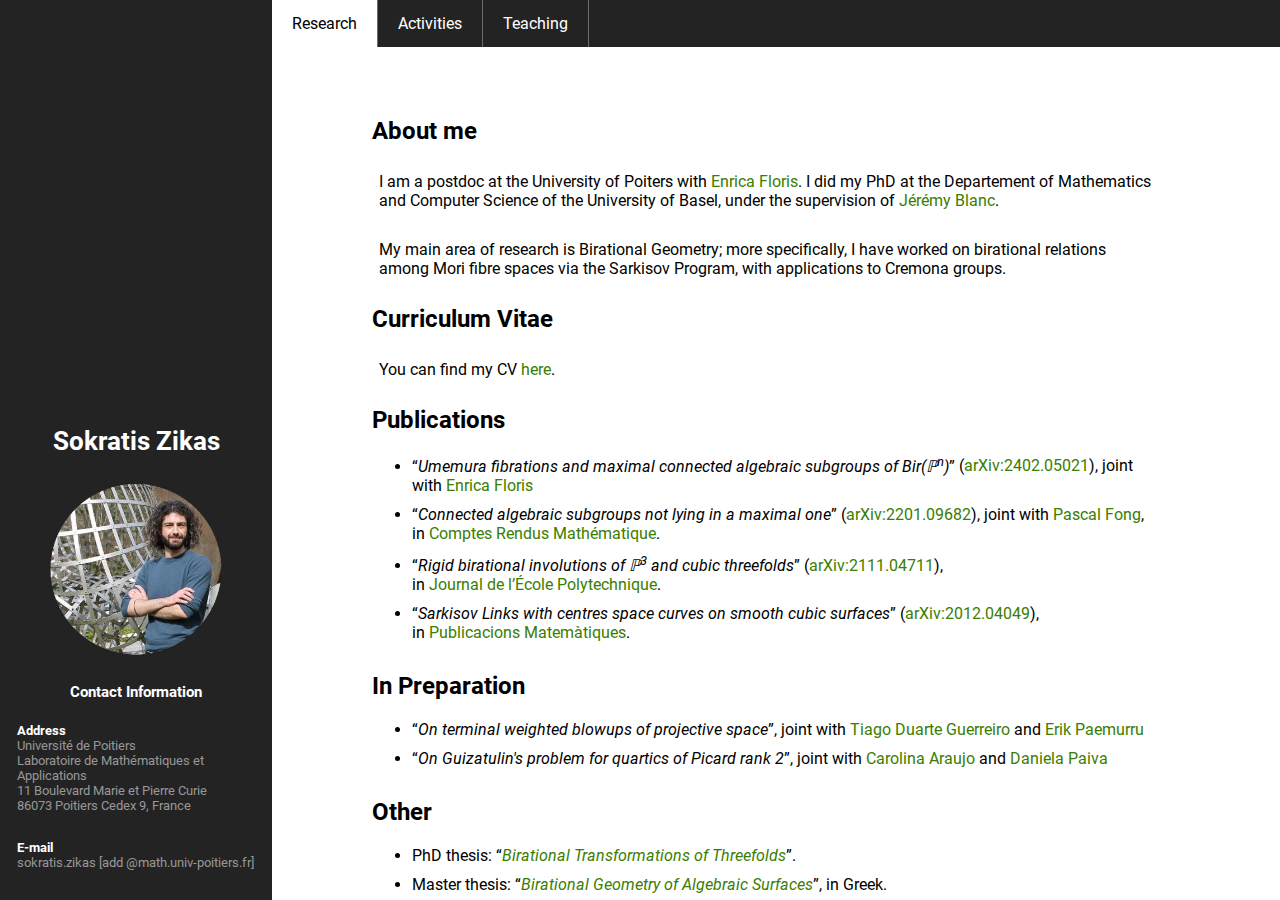
<file: index.htm>
<!DOCTYPE html>
<html lang="en">

<head>

<link rel="stylesheet" href="style.css">

<title> Sokratis Zikas </title>
<meta charset="UTF-8">
<meta name="viewport" content="width=device-width, initial-scale=1">
<link rel="stylesheet" href="style.css">

<meta property="og:url" content="https://algebra.dmi.unibas.ch/zikas/" />
<meta property="og:image" content="https://algebra.dmi.unibas.ch/zikas/web_1.jpg" />
<meta name="description" content="Sokratis Zikas' homepage"/>
<meta name="Keywords" content="Sokratis Zikas, Σωκρατης Ζηκας, mathematics, math"/>

</head>

<body onload="lastModifiedDate()">


<div class="flexcontainer">
	<div class="columns">
	<div style="display: inline-block; align-self: flex-end;">

		<div align="center">
		<h1 style="color:white;" >Sokratis Zikas</h1>

		<p><img src="OW.jpg" width="180px" title="That's a decent picture of me" /></p>

		<h3 style="color:white">Contact Information</h3>
		</div>

		<p>
		<strong style="color:white">Address</strong><br/>
		Université de Poitiers<br />
		Laboratoire de Mathématiques et Applications<br />
		11 Boulevard Marie et Pierre Curie<br />
		86073 Poitiers Cedex 9, France
		</p>

		<p>
		<strong style="color:white">E-mail</strong><br />
		sokratis.zikas [add @math.univ-poitiers.fr]
		</p>
	</div>
	</div>


	<div class="columns">



		<div class="navbar">
			<a class="active" href="index.html" >Research</a>
			<a href="activities.html">Activities</a>
			<a href="teaching.html">Teaching</a>
		</div>

		<div class="mainContent">

			<h2>About me</h2>
			<p>
			I am a postdoc at the University of Poiters with <a href="http://www-math.sp2mi.univ-poitiers.fr/~efloris" target="_blank">Enrica Floris</a>.
			I did my PhD at the Departement of Mathematics and Computer Science of the
			University of Basel, under the supervision
			of <a href="https://algebra.dmi.unibas.ch/blanc/" target="_blank">Jérémy Blanc</a>.
			</p>
			<p>
			My main area of research is Birational Geometry;
			more specifically, I have worked on birational relations
			among Mori fibre spaces via the Sarkisov Program,
			with applications to Cremona groups.
			</p>

			<h2>Curriculum Vitae</h2>
			<p>
			You can find my CV <a href="CV.pdf"  target="_blank">here</a>.
			</p>

			<h2>Publications</h2>
			<ul>
				<li>
				<q><i>Umemura fibrations and maximal connected algebraic subgroups of Bir(&#x2119;<sup>n</sup>)</i></q> (<a href="https://arxiv.org/abs/2402.05021" target="_blank">arXiv:2402.05021</a>), joint with <a href="http://www-math.sp2mi.univ-poitiers.fr/~efloris/" target="_blank">Enrica Floris</a>
				</li>
				<li>
				<q><i>Connected algebraic subgroups not lying in a maximal one</i></q> (<a href="https://arxiv.org/abs/2201.09682" target="_blank">arXiv:2201.09682</a>), joint with <a href="https://sites.google.com/view/pascalfong/en" target="_blank">Pascal Fong<a>, <br>
				in <a href="https://comptes-rendus.academie-sciences.fr/mathematique/item/10.5802/crmath.406.pdf" target="_blank"> Comptes Rendus Mathématique<a>.
				</li>
				<li>
				<q><i>Rigid birational involutions of &#x2119;<sup>3</sup> and cubic threefolds</i></q> (<a href="https://arxiv.org/abs/2111.04711" target="_blank">arXiv:2111.04711</a>), <br>
				in <a href="https://jep.centre-mersenne.org/item/10.5802/jep.217.pdf" target="_blank"> Journal de l’École Polytechnique</a>.
				</li>
				<li>
				<q><i>Sarkisov Links with centres space curves on smooth cubic surfaces</i></q> (<a href="https://arxiv.org/abs/2012.04049" target="_blank">arXiv:2012.04049</a>), <br>
				in <a href="https://mat.uab.cat/pubmat/fitxers/download/FileType:pdf/FolderName:v67%282%29/FileName:6722301.pdf" target="_blank"> Publicacions Matemàtiques</a>.
				</li>
			</ul>
			
			<h2>In Preparation</h2>
			<ul>
				<li>
				<q><i>On terminal weighted blowups of projective space</i></q>, joint with <a href="https://sites.google.com/site/mathtdguerreiro/" target="_blank">Tiago Duarte Guerreiro</a> and <a href="https://www.math.uni-sb.de/ag/brandhorst/index.php?option=com_content&view=article&id=49:paemurru-en&catid=18&lang=en&Itemid=107" target="_blank">Erik Paemurru</a>
				</li>
				<li>
				<q><i>On Guizatulin's problem for quartics of Picard rank 2</i></q>, joint with <a href="https://impa.br/wp-content/scriptLattes/membro-0199310715714042.html" target="_blank">Carolina Araujo</a> and <a href="https://w3.impa.br/~da.paiva/" target="_blank">Daniela Paiva</a>
				</li>
			</ul>

			<h2>Other</h2>
			<ul>
				<li>
				PhD thesis: <q><i><a href="phdThesis.pdf" target="_blank">Birational Transformations of Threefolds</a></i></q>.
				</li>
				<li>
				Master thesis: <q><i><a href="masterThesis.pdf" target="_blank">Birational Geometry of Algebraic Surfaces</a></i></q>, in Greek.
				</li>
			</ul>
		</div>
		
		<div>
		<p style="color: rgba(0, 0, 0, 0.1); font-size: 10pt" align="right">last updated <span id="dat"></span>  </p>
		</div>
	</div>
</div>


<script>
	function lastModifiedDate() {
      var x = document.lastModified;
      document.getElementById("dat").innerHTML =  x.substr(3,3) + x.substr(0,2) + x.substr(5,5);
	  
    };
</script> 

</body>
</html>
</file>
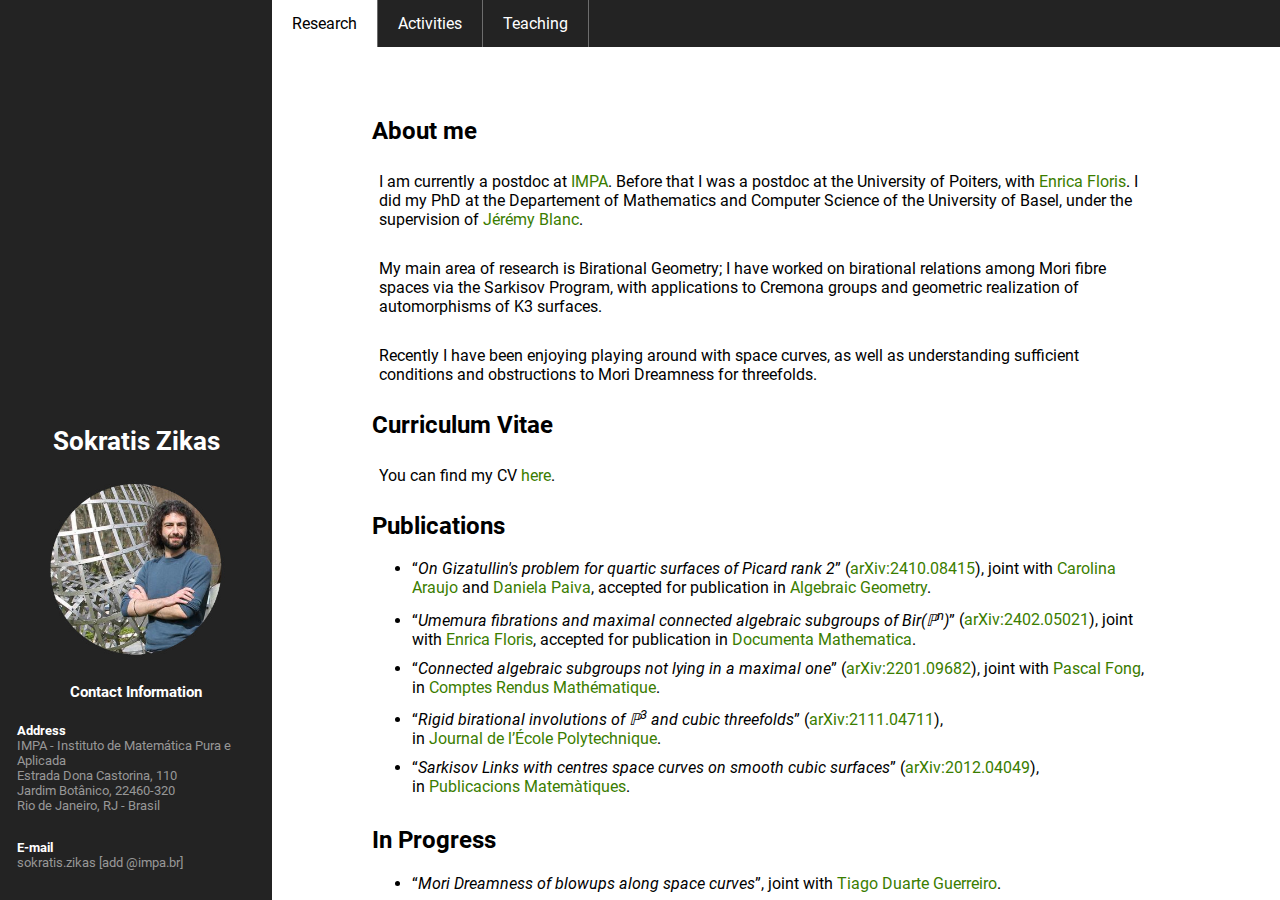
<file: index.html>
<!DOCTYPE html>
<html lang="en">

<head>

<link rel="stylesheet" href="style.css">

<title> Sokratis Zikas </title>
<meta charset="UTF-8">
<meta name="viewport" content="width=device-width, initial-scale=1">
<link rel="stylesheet" href="style.css">

<meta property="og:url" content="https://s-zikas.github.io/site/index.html" />
<meta property="og:image" content="https://s-zikas.github.io/site/OW.jpg" />
<meta name="description" content="Sokratis Zikas' homepage"/>
<meta name="Keywords" content="Sokratis Zikas, Σωκρατης Ζηκας, mathematics, math"/>

</head>

<body onload="lastModifiedDate()">


<div class="flexcontainer">
	<div class="columns">
	<div style="display: inline-block; align-self: flex-end;">

		<div align="center">
		<h1 style="color:white;" >Sokratis Zikas</h1>

		<p><img src="OW.jpg" width="180px" title="That's a decent picture of me" /></p>

		<h3 style="color:white">Contact Information</h3>
		</div>

		<p>
		<strong style="color:white">Address</strong><br/>
		IMPA - Instituto de Matemática Pura e Aplicada <br />
		Estrada Dona Castorina, 110 <br />
		Jardim Botânico, 22460-320 <br />
		Rio de Janeiro, RJ - Brasil
		</p>

		<p>
		<strong style="color:white">E-mail</strong><br />
		sokratis.zikas [add @impa.br]
		</p>
	</div>
	</div>


	<div class="columns">



		<div class="navbar">
			<a class="active" href="index.html" >Research</a>
			<a href="activities.html">Activities</a>
			<a href="teaching.html">Teaching</a>
		</div>

		<div class="mainContent">

			<h2>About me</h2>
			<p>
			I am currently a postdoc at <a href="https://impa.br/en_US/" target="_blank">IMPA</a>. 
			Before that I was a postdoc at the University of Poiters, with <a href="http://www-math.univ-poitiers.fr/~efloris/" target="_blank">Enrica Floris</a>.
			I did my PhD at the Departement of Mathematics and Computer Science of the
			University of Basel, under the supervision
			of <a href="https://algebra.dmi.unibas.ch/blanc/" target="_blank">Jérémy Blanc</a>.
			</p>
			<p>
			My main area of research is Birational Geometry;
			I have worked on birational relations
			among Mori fibre spaces via the Sarkisov Program,
			with applications to Cremona groups and
			geometric realization of automorphisms of K3 surfaces.
			</p>
			<p>			
			Recently I have been enjoying playing around with space curves, 
			as well as understanding sufficient conditions and obstructions to Mori Dreamness for threefolds.
			</p>

			<h2>Curriculum Vitae</h2>
			<p>
			You can find my CV <a href="CV.pdf"  target="_blank">here</a>.
			</p>

			<h2>Publications</h2>
			<ul>
				<li>
				<q><i>On Gizatullin's problem for quartic surfaces of Picard rank 2</i></q> (<a href="https://arxiv.org/abs/2410.08415" target="_blank">arXiv:2410.08415</a>), joint with <a href="https://impa.br/wp-content/scriptLattes/membro-0199310715714042.html" target="_blank">Carolina Araujo</a> and <a href="https://w3.impa.br/~da.paiva/" target="_blank">Daniela Paiva</a>, accepted for publication in <a href="https://algebraicgeometry.nl/" target="_blank"> Algebraic Geometry<a>.
				</li>
				
				<li>
				<q><i>Umemura fibrations and maximal connected algebraic subgroups of Bir(&#x2119;<sup>n</sup>)</i></q> (<a href="https://arxiv.org/abs/2402.05021" target="_blank">arXiv:2402.05021</a>), joint with <a href="http://www-math.univ-poitiers.fr/~efloris/" target="_blank">Enrica Floris</a>, accepted for publication in <a href="https://ems.press/journals/dm" target="_blank"> Documenta Mathematica<a>.
				</li>
				
				<li>
				<q><i>Connected algebraic subgroups not lying in a maximal one</i></q> (<a href="https://arxiv.org/abs/2201.09682" target="_blank">arXiv:2201.09682</a>), joint with <a href="https://sites.google.com/view/pascalfong/math" target="_blank">Pascal Fong<a>, <br>
				in <a href="https://comptes-rendus.academie-sciences.fr/mathematique/item/10.5802/crmath.406.pdf" target="_blank"> Comptes Rendus Mathématique<a>.
				</li>
				<li>
				<q><i>Rigid birational involutions of &#x2119;<sup>3</sup> and cubic threefolds</i></q> (<a href="https://arxiv.org/abs/2111.04711" target="_blank">arXiv:2111.04711</a>), <br>
				in <a href="https://jep.centre-mersenne.org/item/10.5802/jep.217.pdf" target="_blank"> Journal de l’École Polytechnique</a>.
				</li>
				<li>
				<q><i>Sarkisov Links with centres space curves on smooth cubic surfaces</i></q> (<a href="https://arxiv.org/abs/2012.04049" target="_blank">arXiv:2012.04049</a>), <br>
				in <a href="https://mat.uab.cat/pubmat/fitxers/download/FileType:pdf/FolderName:v67%282%29/FileName:6722301.pdf" target="_blank"> Publicacions Matemàtiques</a>.
				</li>
			</ul>
			
			<h2>In Progress</h2>
			<ul>
				<li>
				<q><i>Mori Dreamness of blowups along space curves</i></q>, joint with <a href="https://sites.google.com/site/mathtdguerreiro/" target="_blank">Tiago Duarte Guerreiro</a>.
				</li>
			</ul>

			<h2>Other</h2>
			<ul>
				<li>
				PhD thesis: <q><i><a href="phdThesis.pdf" target="_blank">Birational Transformations of Threefolds</a></i></q>.
				</li>
				<li>
				Master thesis: <q><i><a href="masterThesis.pdf" target="_blank">Birational Geometry of Algebraic Surfaces</a></i></q>, in Greek.
				</li>
			</ul>
		</div>
		
		<div>
		<p style="color: rgba(0, 0, 0, 0.1); font-size: 10pt" align="right">last updated <span id="dat"></span>  </p>
		</div>
	</div>
</div>


<script>
	function lastModifiedDate() {
      var x = document.lastModified;
      document.getElementById("dat").innerHTML =  x.substr(3,3) + x.substr(0,2) + x.substr(5,5);
	  
    };
</script> 

</body>
</html>
</file>
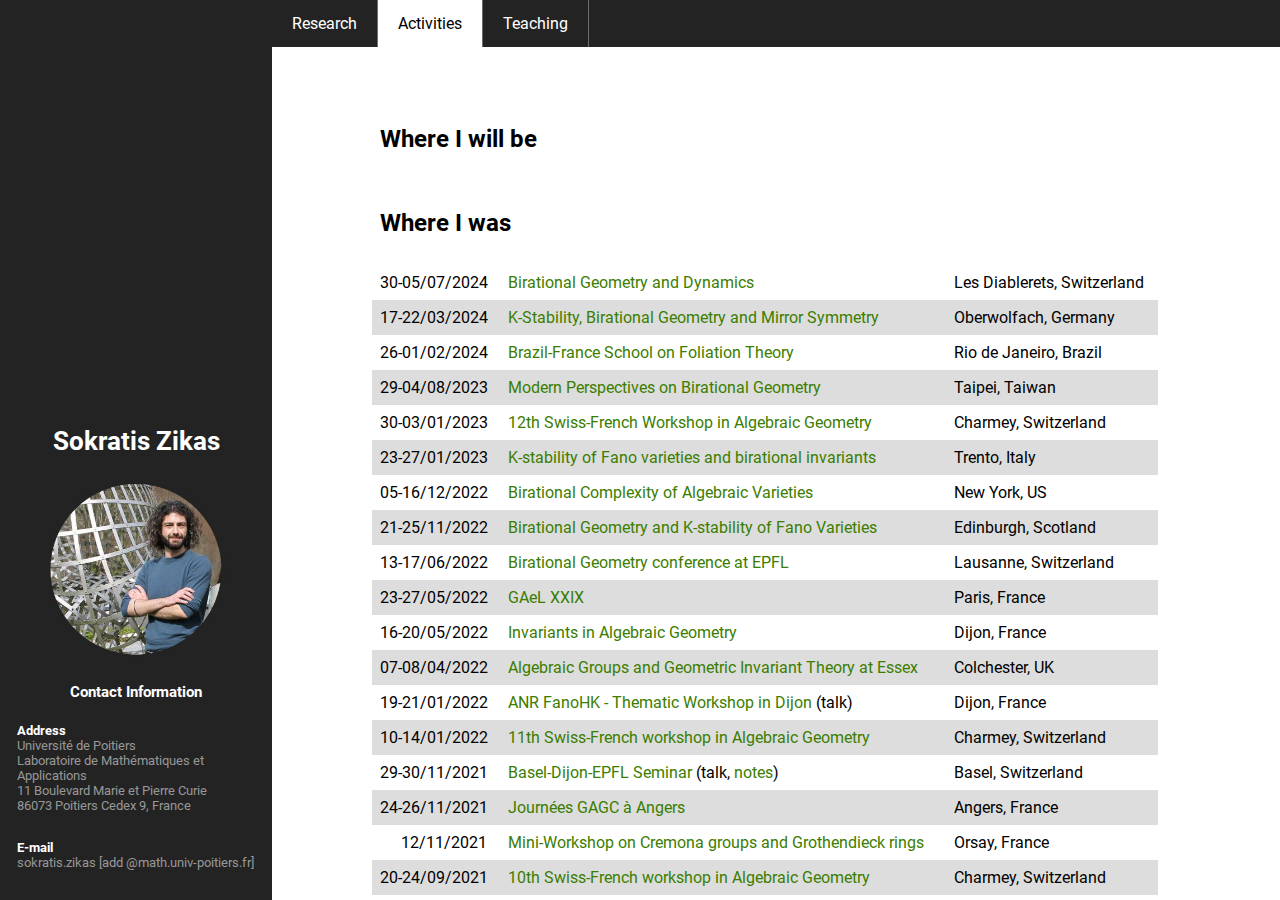
<file: activities.html>
<!DOCTYPE html>
<html lang="en">

<head>

<link rel="stylesheet" href="style.css">

<title> Sokratis Zikas - Activities </title>
<meta charset="UTF-8">
<meta name="viewport" content="width=device-width, initial-scale=1">
<link rel="stylesheet" href="style.css">

<meta property="og:url" content="https://algebra.dmi.unibas.ch/zikas/" />
<meta property="og:image" content="https://algebra.dmi.unibas.ch/zikas/web_1.jpg" />
<meta name="description" content="Sokratis Zikas' homepage"/>
<meta name="Keywords" content="Sokratis Zikas, Σωκρατης Ζηκας, mathematics, math"/>

<style>
	@media only screen and (max-width: 450px){
			.mainContent{
				padding-left:0px;
				padding:20px;
			}
	}
</style>

</head>
<body onload="lastModifiedDate()">


<div class="flexcontainer">
	<div class="columns">
	<div style="display: inline-block; align-self: flex-end;">

		<div align="center">
		<h1 style="color:white;" >Sokratis Zikas</h1>

		<p><img src="OW.jpg" width="180px" title="That's a decent picture of me" /></p>

		<h3 style="color:white">Contact Information</h3>
		</div>

		<p>
		<strong style="color:white">Address</strong><br/>
		Université de Poitiers<br />
		Laboratoire de Mathématiques et Applications<br />
		11 Boulevard Marie et Pierre Curie<br />
		86073 Poitiers Cedex 9, France
		</p>

		<p>
		<strong style="color:white">E-mail</strong><br />
		sokratis.zikas [add @math.univ-poitiers.fr]
		</p>
	</div>
	</div>


	<div class="columns">



		<div class="navbar">
			<a href="index.html" >Research</a>
			<a class="active" href="activities.html">Activities</a>
			<a href="teaching.html">Teaching</a>
		</div>

		<div class="mainContent">

			<table>
				<tr style="background-color: white">
					<td colspan="3">
						<h2>Where I will be</h2>
					</td>
				</tr>
				
				
				
				
				

				<tr style="background-color: white">
					<td colspan="3">
						<h2>Where I was</h2>
					</td>
				</tr>
				
				<tr>
					<td>30-05/07/2024</td>
					<td>
					<a href="https://indico.cern.ch/event/1225642/" target="_blank">
					Birational Geometry and Dynamics
					</a>
					</td>
					<td>Les Diablerets, Switzerland</td>
				</tr>
				
				<tr>
					<td>17-22/03/2024</td>
					<td>
					<a href="https://www.mfo.de/occasion/2412/www_view" target="_blank">
					K-Stability, Birational Geometry and Mirror Symmetry
					</a>
					</td>
					<td>Oberwolfach, Germany</td>
				</tr>
				
				<tr>
					<td>26-01/02/2024</td>
					<td>
					<a href="https://impa.br/en_US/eventos-do-impa/2024-2/brazil-france-school-on-foliation-theory/" target="_blank">
					Brazil-France School on Foliation Theory
					</a>
					</td>
					<td>Rio de Janeiro, Brazil</td>
				</tr>
				
				<tr>
					<td>29-04/08/2023</td>
					<td>
					<a href="https://sites.google.com/g.ntu.edu.tw/mpbg2023/" target="_blank">
					Modern Perspectives on Birational Geometry
					</a>
					</td>
					<td>Taipei, Taiwan</td>
				</tr>
				
				<tr>
					<td>30-03/01/2023</td>
					<td>
					<a href="http://andrea.fanelli.perso.math.cnrs.fr/gruyere12/" target="_blank">
					12th Swiss-French Workshop in Algebraic Geometry
					</a>
					</td>
					<td>Charmey, Switzerland</td>
				</tr>
				
				<tr>
					<td>23-27/01/2023</td>
					<td>
					<a href="https://sites.google.com/unitn.it/sing-trento23" target="_blank">
					K-stability of Fano varieties and birational invariants
					</a>
					</td>
					<td>Trento, Italy</td>
				</tr>
				
				<tr>
					<td>05-16/12/2022</td>
					<td>
					<a href="https://scgp.stonybrook.edu/archives/36865" target="_blank">
					Birational Complexity of Algebraic Varieties
					</a>
					</td>
					<td>New York, US</td>
				</tr>
				
				<tr>
					<td>21-25/11/2022</td>
					<td>
					<a href="https://www.maths.ed.ac.uk/cheltsov/edge2022/index.html" target="_blank">
					Birational Geometry and K-stability of Fano Varieties
					</a>
					</td>
					<td>Edinburgh, Scotland</td>
				</tr>
				
				<tr>
					<td>13-17/06/2022</td>
					<td>
					<a href="https://www.epfl.ch/labs/cag/birational-geometry-conference/" target="_blank">
					Birational Geometry conference at EPFL
					</a>
					</td>
					<td>Lausanne, Switzerland</td>
				</tr>
				
				<tr>
					<td>23-27/05/2022</td>
					<td>
					<a href="https://sites.google.com/view/gaelxxix/home" target="_blank">
					GAeL XXIX
					</a>
					</td>
					<td>Paris, France</td>
				</tr>
				
				<tr>
					<td>16-20/05/2022</td>
					<td>
					<a href="https://school-iag2020.math.cnrs.fr" target="_blank">
					Invariants in Algebraic Geometry
					</a>
					</td>
					<td>Dijon, France</td>
				</tr>
				
				<tr>
					<td>07-08/04/2022</td>
					<td>
					<a href="http://aggitate.jesusmartinezgarcia.net" target="_blank">
					Algebraic Groups and Geometric Invariant Theory at Essex
					</a>
					</td>
					<td>Colchester, UK</td>
				</tr>

				<tr>
					<td>19-21/01/2022</td>
					<td>
					<a href="https://fano-hk.pages.math.cnrs.fr/workshop1-dijon.html" target="_blank">
					ANR FanoHK - Thematic Workshop in Dijon
					</a> (talk)
					</td>
					<td>Dijon, France</td>
				</tr>

				<tr>
					<td>10-14/01/2022</td>
					<td>
					<a href="https://math.univ-angers.fr/~zimmermann/gruyere/gruyere11.html" target="_blank">
					11th Swiss-French workshop in Algebraic Geometry
					</a>
					</td>
					<td>Charmey, Switzerland</td>
				</tr>

				<tr>
					<td>29-30/11/2021</td>
					<td>
					<a href="https://algebra.dmi.unibas.ch/blanc/baseldijonepfl2021.html" target="_blank">
					Basel-Dijon-EPFL Seminar
					</a>
					(talk, <a href="Basel-Dijon-EPFL.pdf" target="_blank">notes</a>)
					</td>
					<td>Basel, Switzerland</td>
				</tr>

				<tr>
					<td>24-26/11/2021</td>
					<td><a href="https://math.univ-angers.fr/~zimmermann/GAGC/GAGC.html" target="_blank">
					Journées GAGC à Angers
					</a>
					</td>
					<td>Angers, France</td>
				</tr>

				<tr>
					<td><a style="opacity:0">1.-</a>
					12/11/2021
					</td>
					<td><a href="https://www.imo.universite-paris-saclay.fr/~lonjou/Journee_Orsay/Journee_Orsay.html" target="_blank">
					Mini-Workshop on Cremona groups and Grothendieck rings
					</a>
					</td>
					<td>Orsay, France</td>
				</tr>

				<tr>
					<td>20-24/09/2021</td>
					<td><a href="https://math.univ-angers.fr/~zimmermann/gruyere/gruyere10.html" target="_blank">
					10th Swiss-French workshop in Algebraic Geometry
					</a>
					</td>
					<td>Charmey, Switzerland</td>
				</tr>

				<tr>
					<td>13-17/01/2020</td>
					<td><a href="https://math.univ-angers.fr/~zimmermann/gruyere/gruyere9.html" target="_blank">
					9th Swiss-French workshop in Algebraic Geometry
					</a>
					</td>
					<td>Charmey, Switzerland</td>
				</tr>

				<tr>
					<td>23-27/09/2019</td>
					<td><a href="https://www.math.univ-toulouse.fr/~slamy/DelDuca2019/" target="_blank">
					Del Duca Workshop on Cremona Groups
					</a>
					</td>
					<td>Toulouse, France</td>
				</tr>

				<tr>
					<td>02-06/09/2019</td>
					<td><a href="https://sites.google.com/view/time-2019/home" target="_blank">
					TiME 2019: Curves and Surfaces, a History of Shapes
					</a>
					</td>
					<td>Levico Terme, Italy</td>
				</tr>


				<tr>
					<td>22-26/07/2019</td>
					<td><a href="http://andrea.fanelli.perso.math.cnrs.fr/dP&F/index.html" target="_blank">
					Del Pezzo surfaces and Fano varieties
					</a>
					</td>
					<td>Düsseldorf, Germany</td>
				</tr>

				<tr>
					<td>01-04/04/2019</td>
					<td><a href="https://www.math.uni-sb.de/ag/lazic/HDCG/HDCG.html" target="_blank">
					Higher Dimensional Complex Geometry
					</a>
					</td>
					<td>Saarbrücken, Germany</td>
				</tr>

				<tr>
					<td>07-11/01/2019</td>
					<td><a href="https://math.univ-angers.fr/~zimmermann/gruyere/gruyere8.html" target="_blank">
					8th Swiss-French workshop in Algebraic Geometry
					</a>
					</td>
					<td>Charmey, Switzerland</td>
				</tr>

				<tr>
					<td>26-30/11/2018</td>
					<td><a href="https://perso.univ-rennes1.fr/serge.cantat/delduca2018.html" target="_blank">
					Rencontre Del Duca: Groups of Birational Transformations
					</a>
					</td>
					<td>Rennes, France</td>
				</tr>

				<tr>
					<td>30-02/10/2018</td>
					<td><a href="https://sites.google.com/site/gmplboro/workshop-2018" target="_blank">
					Fano Varieties and their Automorphisms
					</a>
					</td>
					<td>Loughborough, England</td>
				</tr>
			</table>

		</div>
		
		<div>
		<p style="color: rgba(0, 0, 0, 0.1); font-size: 10pt" align="right">last updated <span id="dat"></span> </p>
		</div>
	</div>
</div>


<script>
	function lastModifiedDate() {
      var x = document.lastModified;
      document.getElementById("dat").innerHTML =  x.substr(3,3) + x.substr(0,2) + x.substr(5,5);
	  
    };
</script>

</body>
</html>
</file>
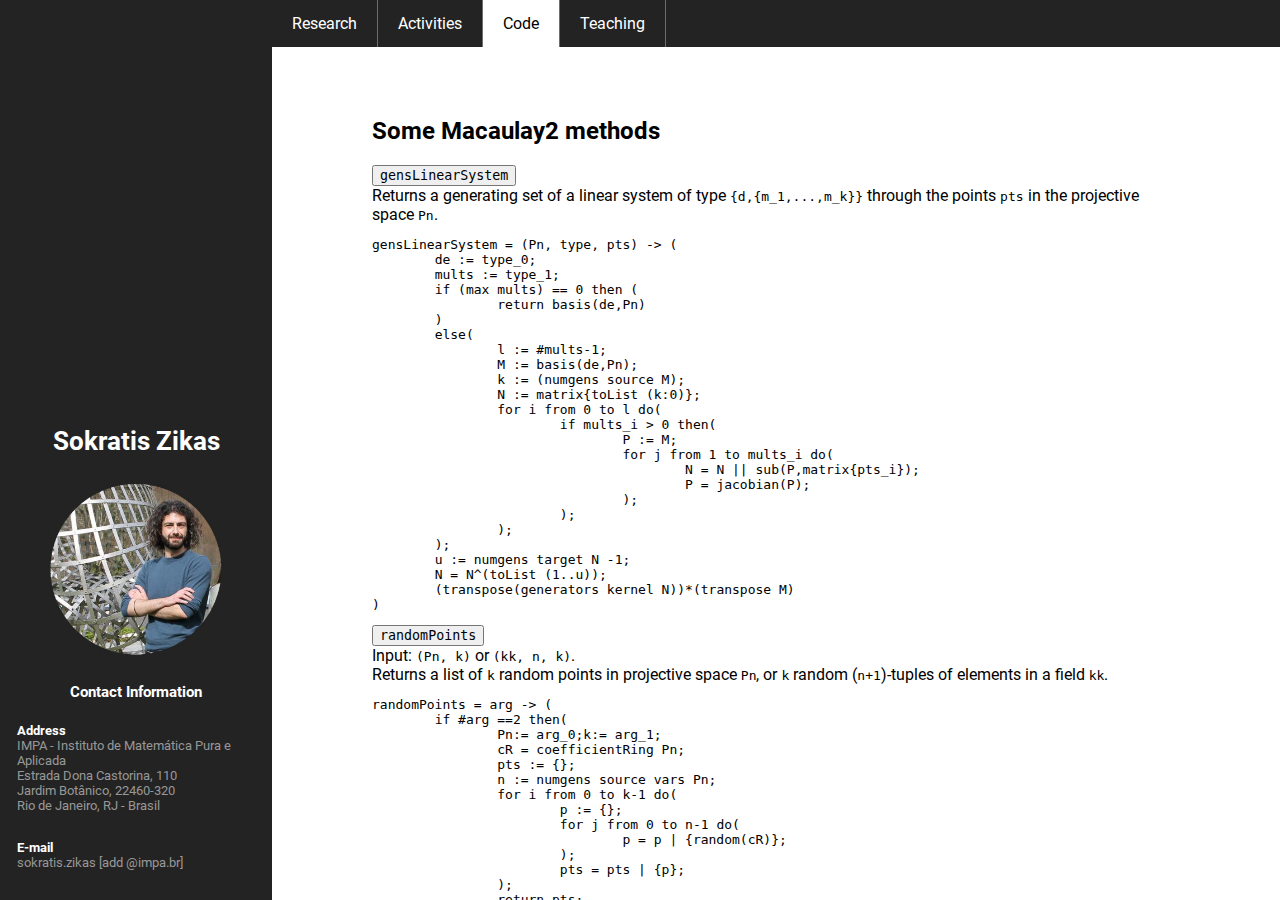
<file: code.html>
<!DOCTYPE html>
<html lang="en">

<head>

<link rel="stylesheet" href="style.css">

<title> Sokratis Zikas </title>
<meta charset="UTF-8">
<meta name="viewport" content="width=device-width, initial-scale=1">
<link rel="stylesheet" href="style.css">

<meta property="og:url" content="https://s-zikas.github.io/site/index.html" />
<meta property="og:image" content="https://s-zikas.github.io/site/OW.jpg" />
<meta name="description" content="Sokratis Zikas' homepage"/>
<meta name="Keywords" content="Sokratis Zikas, Σωκρατης Ζηκας, mathematics, math"/>

</head>

<body onload="lastModifiedDate()">


<div class="flexcontainer">
	<div class="columns">
	<div style="display: inline-block; align-self: flex-end;">

		<div align="center">
		<h1 style="color:white;" >Sokratis Zikas</h1>

		<p><img src="OW.jpg" width="180px" title="That's a decent picture of me" /></p>

		<h3 style="color:white">Contact Information</h3>
		</div>

		<p>
		<strong style="color:white">Address</strong><br/>
		IMPA - Instituto de Matemática Pura e Aplicada <br />
		Estrada Dona Castorina, 110 <br />
		Jardim Botânico, 22460-320 <br />
		Rio de Janeiro, RJ - Brasil
		</p>

		<p>
		<strong style="color:white">E-mail</strong><br />
		sokratis.zikas [add @impa.br]
		</p>
	</div>
	</div>


	<div class="columns">



		<div class="navbar">
			<a href="index.html" >Research</a>
			<a href="activities.html">Activities</a>
			<a class="active" href="code.html">Code</a>
			<a href="teaching.html">Teaching</a>
		</div>

		<div class="mainContent">
		
		<h2>Some Macaulay2 methods</h2>
		
		<button type="button" class="collapsible"><code>gensLinearSystem</code></button>
			<div class="content">
			Returns a generating set of a linear system of type <code>{d,{m_1,...,m_k}}</code> through the points <code>pts</code> in the projective space <code>Pn</code>.	
<pre><code>gensLinearSystem = (Pn, type, pts) -> (
	de := type_0;
	mults := type_1;
	if (max mults) == 0 then (
		return basis(de,Pn) 
	)
	else(
		l := #mults-1;
		M := basis(de,Pn);
		k := (numgens source M);
		N := matrix{toList (k:0)};
		for i from 0 to l do(
			if mults_i > 0 then(
				P := M;
				for j from 1 to mults_i do(
					N = N || sub(P,matrix{pts_i});
					P = jacobian(P);
				);
			);
		);
	);
	u := numgens target N -1;
	N = N^(toList (1..u));
	(transpose(generators kernel N))*(transpose M)
)</code></pre>
			</div>
		
		<button type="button" class="collapsible"><code>randomPoints</code></button>
			<div class="content">
			Input: <code>(Pn, k)</code> or <code>(kk, n, k)</code>.<br>
			Returns a list of <code>k</code> random points in projective space <code>Pn</code>, or <code>k</code> random (<code>n+1</code>)-tuples of elements in a field <code>kk</code>.
<pre><code>randomPoints = arg -> (
	if #arg ==2 then(
		Pn:= arg_0;k:= arg_1;
	 	cR = coefficientRing Pn;
		pts := {};
		n := numgens source vars Pn;
		for i from 0 to k-1 do(
			p := {};
			for j from 0 to n-1 do(
				p = p | {random(cR)};
			);
			pts = pts | {p};
		);
		return pts;
	);
	if #arg == 3 then(
		kk := arg_0; n:= arg_1; k:= arg_2;
		pts := {};
		for i from 0 to k-1 do(
			p := {};
			for j from 0 to n do(
				p = p | {random(kk)};
			);
			pts = pts | {p};
		);
		return pts;
	)
)</code></pre>
			</div>
			
		<button type="button" class="collapsible"><code>curveOnCubic</code></button>
			<div class="content">
			Returns a curve of type <code>{k,{m1,...,mk}}</code> in a cubic surface in projective space <code>P3</code>; 
			the surface depends on the choice of 6 points <code>pts</code>;
			requires gensLinearSystem and randomPoints.
<pre><code>curveOnCubic = (P3, type) -> (
	kk := coefficientRing P3;
	P2 := kk[z_0..z_2];
	pts:= randomPoints(P2,6);
	N  := gensLinearSystem(P2, type, pts);
	n  := numgens target N;
	gam := ideal((random(ZZ^1,ZZ^n)*N)_(0,0));
	K  := transpose gensLinearSystem(P2, {3, {1, 1, 1, 1, 1, 1}}, pts);
	kernel map(P2/gam,P3,K)
)
	
curveOnCubic = (P3, type, pts) -> (
	kk := coefficientRing P3;
	P2 := kk[z_0..z_2];
	N  := gensLinearSystem(P2, type, pts);
	n  := numgens target N;
	gam := ideal((random(ZZ^1,ZZ^n)*N)_(0,0));
	K  := transpose gensLinearSystem(P2, {3, {1, 1, 1, 1, 1, 1}}, pts);
	kernel map(P2/gam,P3,K)
)	
	</code></pre>
			</div>

		<button type="button" class="collapsible"><code>typeOnCubic</code></button>
			<div class="content">
			Returns the type <code>{k,{m1,...,m6}}</code> of a curve of genus <code>g</code> and degree <code>d</code> on a smooth cubic surface under the assumptions $k \geq m_1 + m_2 + m_3$ and $m_1 \geq m_2 \geq\ldots\geq m_6$.
<pre><code>typeOnCubic = (g,d) -> (
	for k from 1 to d do(
	for m1 from floor((3*k- d)/6) to (3*k-d) do(
	for m2 from floor((3*k- d- m1)/5) to min(3*k- d- m1, m1) do(
	for m3 from floor((3*k- d- m1- m2)/4) to min(3*k- d- m1- m2, m2, k- m1- m2) do(
	for m4 from floor((3*k- d- m1- m2- m3)/3) to min(3*k- d- m1- m2- m3, m3) do(
	for m5 from floor((3*k- d- m1- m2- m3- m4)/2) to min(3*k- d- m1- m2- m3- m4, m4) do(
		m6 := (3*k- d)- m1 - m2- m3- m4- m5;
		if (m6 >= 0) and (m5 >= m6) then(
			sq := k^2- m1^2- m2^2- m3^2- m4^2- m5^2- m6^2;
			if (sq == 2*g-2+d) then break return {k, {m1, m2, m3, m4, m5, m6}}
		);
		);
	);
	);
	);
	);	
	);
)</code></pre>
			</div>
			
		<button type="button" class="collapsible"><code>randomElement</code></button>
			<div class="content">
			Returns a random element of degree <code>d</code>, of a homogeneous ring or ideal <code>I</code>; adapted by <a href="https://sites.google.com/view/montserratvite-math/randomelement" target="_blank">Montserrat Vite</a>'s code.
			
<pre><code>randomElement = (d,I) -> (
	rdmElem := 0;
	if (toString class I == "PolynomialRing") then(
		rdmElem = random(d,I);
	)
	else (
		R := ring I;
		listOfGensI := flatten entries gens I;
		for gen in listOfGensI do(
			k := (degree gen)_0;
			rdmElem = rdmElem + gen*random(d-k,R);
		);
	);
	return rdmElem;
)</code></pre>
			</div>
			
		<h2>Some examples</h2>	
		
		<button type="button" class="collapsible">Volume preseving cubo-cubic transformation</button>
			<div class="content">
			
<pre><code>prm = nextPrime(1000);
kk = ZZ/prm;
pts = {{1,0,0},{0,1,0},{0,0,1},{1,1,1}} | randomPoints(kk,2,2);
typ = typeOnCubic(3,6);
P3 = kk[x_0..x_3];
C = curveOnCubic(P3, typ, pts);
(genus C, degree C, saturate ideal singularLocus C)
degrees C 
--answer: (3, 6, ideal 1), {{3}, {3}, {3}, {3}} that is
--C is a smooth curve of genus and degree (3,6) cut out by 4 cubics

cubcub = map(P3,P3,gens C);
--the cubo-cubic transformation is defined by the cubics cutting out C

e = randomElement(8, saturate(C^3));
E = ideal(e);
C'=preimage(cubcub,E)
((dim C') - 1, genus C', degree C', saturate ideal singularLocus C')
--answer: (1, 3, 6, ideal 1) that is
--cubcub contracts the unique surface E of degree 8 triple along C
--E is swept out by trisecant lines to C 

L = curveOnCubic(P3, {2,{1,1,1,1,1,0}}, pts);
(genus L, degree L, degree (L+C), dim(preimage(cubcub,L))-1) 
--answer: (0, 1, 3, 1) i.e. L is a such a trisecant line and is indeed contracted

s1 = randomElement(4,intersect(C,L));
S1 = ideal(s1)
S2 = preimage(cubcub,S1)
--S1 is a quartic containing C and L, S2 is its image under cubcub

(saturate ideal singularLocus S1, saturate ideal singularLocus S2)
--S1 is smooth, while S2 has a double point, an A_1-singularity along the image of L
</code></pre>
</div>
		
		
		</div>
			
		
		<div>
		<p style="color: rgba(0, 0, 0, 0.1); font-size: 10pt" align="right">last updated <span id="dat"></span>  </p>
		</div>
	</div>
</div>

<script>
var coll = document.getElementsByClassName("collapsible");
var i;

for (i = 0; i < coll.length; i++) {
  coll[i].addEventListener("click", function() {
    this.classList.toggle("active");
    var content = this.nextElementSibling;
    if (content.style.display === "block") {
      content.style.display = "none";
    } else {
      content.style.display = "block";
    }
  });
}
</script>

<script>
	function lastModifiedDate() {
      var x = document.lastModified;
      document.getElementById("dat").innerHTML =  x.substr(3,3) + x.substr(0,2) + x.substr(5,5);
	  
    };
</script> 

<script type="text/javascript"
  src="https://www.maths.nottingham.ac.uk/plp/pmadw/LaTeXMathML.js">
  </script>

</body>
</html>
</file>
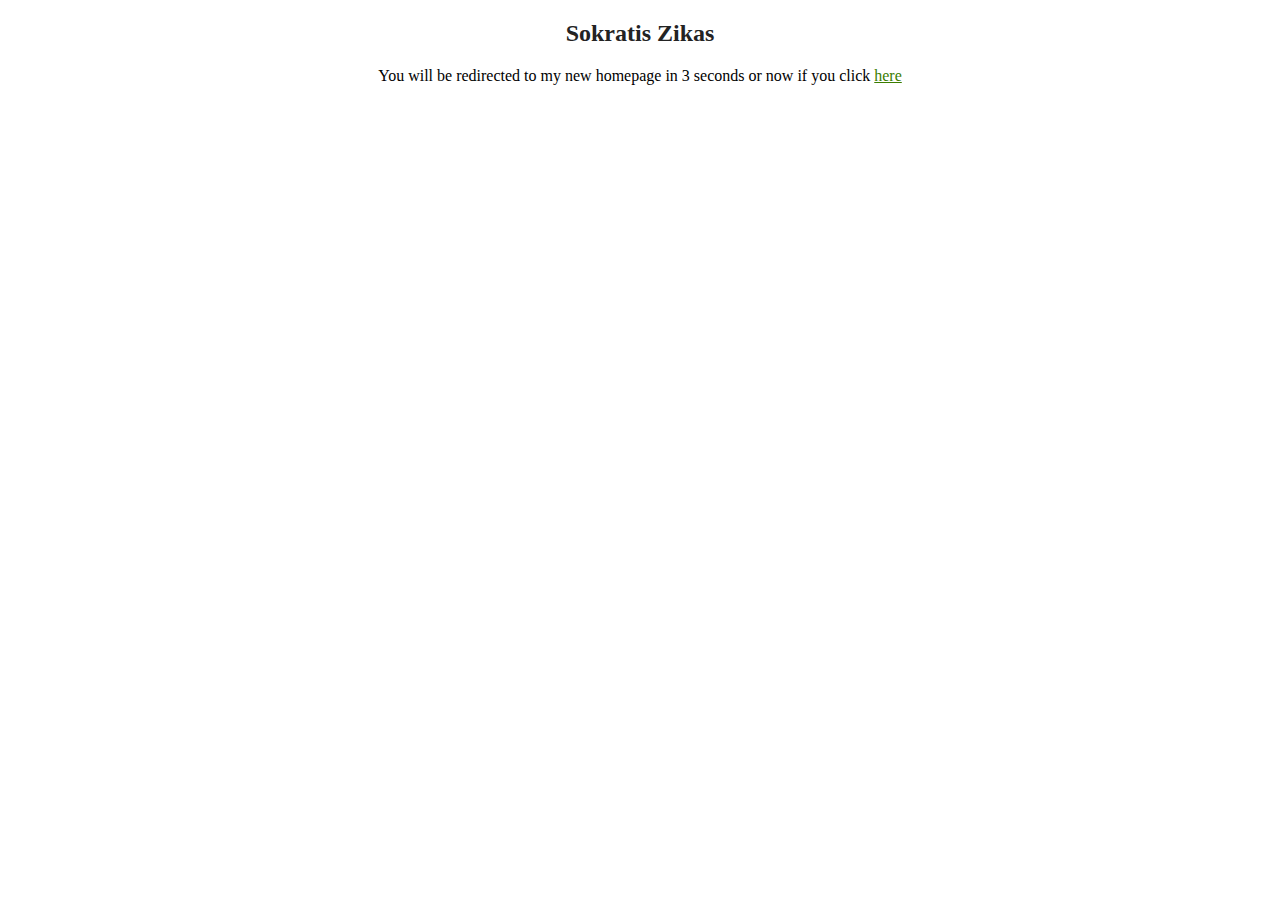
<file: redirect.html>
<!DOCTYPE html>
<html>

<head>
    <title>Sokratis Zikas</title>
    <meta http-equiv="refresh"
        content="3; url = https://s-zikas.github.io/site/index.html" />
</head>

<body>
    <h2 style="text-align:center;color:#232323;">
         Sokratis Zikas
    </h2>

    <p style="text-align:center;">
        You will be redirected to my new homepage in 3 seconds or now if you click <a href="https://s-zikas.github.io/site/index.html" style="color:#3B7D00">here</a>
    </p>
</body>

</html>
</file>
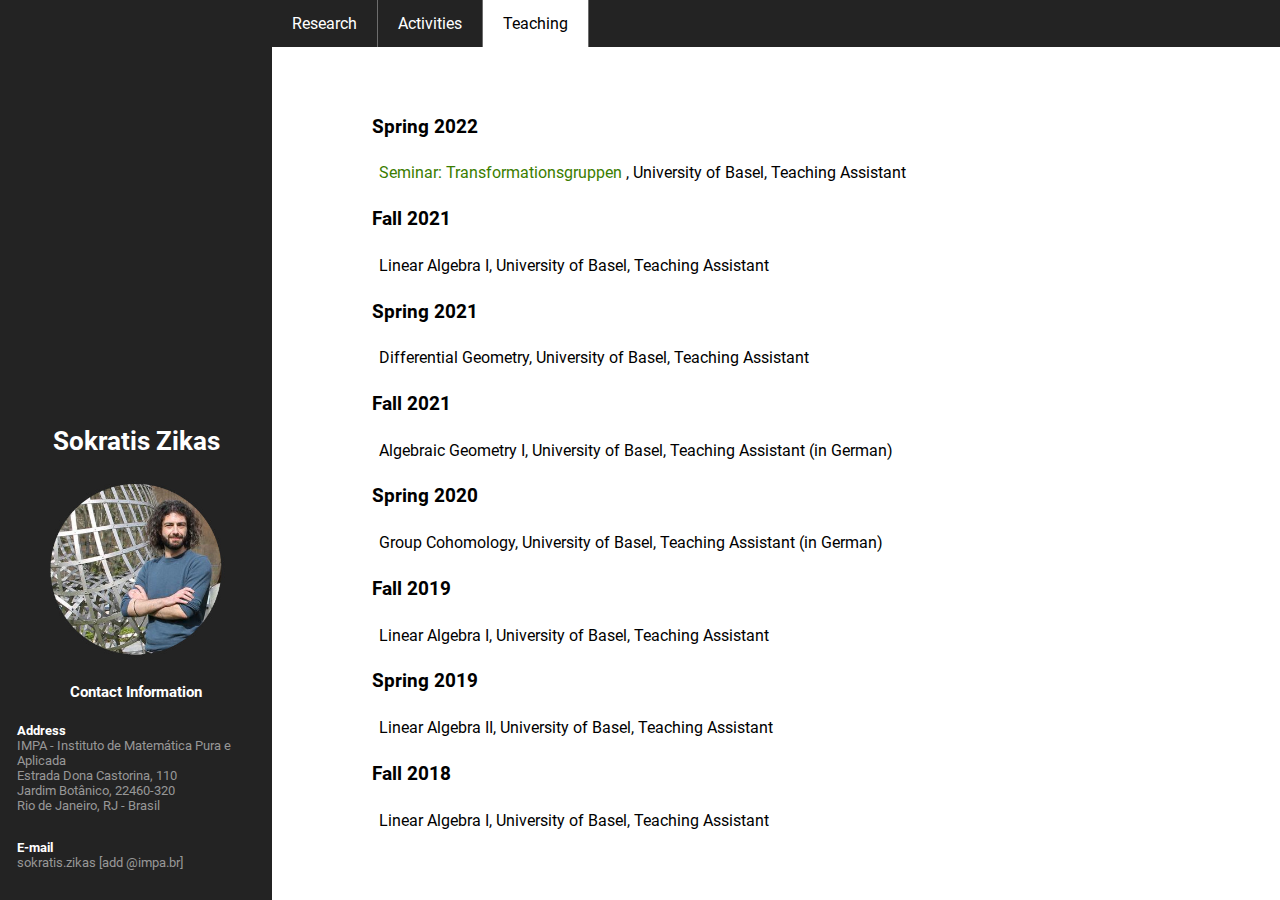
<file: teaching.html>
<!DOCTYPE html>
<html lang="en">

<head>

<link rel="stylesheet" href="style.css">

<title> Sokratis Zikas - Teaching </title>
<meta charset="UTF-8">
<meta name="viewport" content="width=device-width, initial-scale=1">
<link rel="stylesheet" href="style.css">

<meta property="og:url" content="https://algebra.dmi.unibas.ch/zikas/" />
<meta property="og:image" content="https://algebra.dmi.unibas.ch/zikas/web_1.jpg" />
<meta name="description" content="Sokratis Zikas' homepage"/>
<meta name="Keywords" content="Sokratis Zikas, Σωκρατης Ζηκας, mathematics, math"/>

</head>
<body onload="lastModifiedDate()">


<div class="flexcontainer">
	<div class="columns">
	<div style="display: inline-block; align-self: flex-end;">

		<div align="center">
		<h1 style="color:white;" >Sokratis Zikas</h1>

		<p><img src="OW.jpg" width="180px" title="That's a decent picture of me" /></p>

		<h3 style="color:white">Contact Information</h3>
		</div>

		<p>
		<strong style="color:white">Address</strong><br/>
		IMPA - Instituto de Matemática Pura e Aplicada <br />
		Estrada Dona Castorina, 110 <br />
		Jardim Botânico, 22460-320 <br />
		Rio de Janeiro, RJ - Brasil
		</p>

		<p>
		<strong style="color:white">E-mail</strong><br />
		sokratis.zikas [add @impa.br]
		</p>
	</div>
	</div>


	<div class="columns">



		<div class="navbar">
			<a href="index.html" >Research</a>
			<a href="activities.html">Activities</a>
			<a class="active" href="teaching.html">Teaching</a>
		</div>

		<div class="mainContent">
			<h3>Spring 2022</h3>
			<p>
				<a href="https://algebra.dmi.unibas.ch/blanc/lehrveranstalt.html" target="_blank">
				Seminar: Transformationsgruppen
				<a>
				, University of Basel, Teaching Assistant</p>
			<h3>Fall 2021</h3>
			<p> Linear Algebra I, University of Basel, Teaching Assistant</p>
			<h3>Spring 2021</h3>
			<p> Differential Geometry, University of Basel, Teaching Assistant</p>
			<h3>Fall 2021</h3>
			<p> Algebraic Geometry I, University of Basel, Teaching Assistant (in German)</p>
			<h3>Spring 2020</h3>
			<p> Group Cohomology, University of Basel, Teaching Assistant (in German)</p>
			<h3>Fall 2019</h3>
			<p> Linear Algebra I, University of Basel, Teaching Assistant</p>
			<h3>Spring 2019</h3>
			<p> Linear Algebra II, University of Basel, Teaching Assistant</p>
			<h3>Fall 2018</h3>
			<p> Linear Algebra I, University of Basel, Teaching Assistant</p>
		</div>
		
		<div>
		<p style="color: rgba(0, 0, 0, 0.1); font-size: 10pt" align="right">last updated <span id="dat"></span> </p>
		</div>
	</div>
</div>


<script>
    function lastModifiedDate() {
      var x = document.lastModified;
      document.getElementById("dat").innerHTML =  x.substr(3,3) + x.substr(0,2) + x.substr(5,5);
	  
    };
</script>

</body>
</html>
</file>
<file: style.css>
@font-face {
  font-family: 'Roboto';
  font-style: normal;
  font-weight: 400;
  src: url('./roboto/Roboto-Regular.ttf');
}

@font-face {
  font-family: 'Roboto';
  font-style: italic;
  font-weight: 400;
  src: url('./roboto/Roboto-Italic.ttf');
}

@font-face {
  font-family: 'Roboto';
  font-style: normal;
  font-weight: 700;
  src: url('./roboto/Roboto-Bold.ttf');
}

@font-face {
  font-family: 'Roboto';
  font-style: italic;
  font-weight: 700;
  src: url('./roboto/Roboto-BoldItalic.ttf');
}

body {
  font-family: 'Roboto';
  overflow: auto;
}


a:link {
  color: #3B7D00;
  background-color: transparent;
  text-decoration: none;
}

a:visited {
  color: #3B7D00;
  background-color: transparent;
  text-decoration: none;
}

a:hover{
  color: #363636;
  background-color: transparent;
}

p {
	padding: 7px;
}

li {
	padding-bottom:10px;
}



/* Style the top navigation bar */
.navbar {
  overflow: hidden;
  background-color: #232323;
}

/* Style the navigation bar links */
.navbar a {
  float: left;
  display: block;
  color: white;
  text-align: center;
  padding: 14px 20px;
  text-decoration: none;
  border-right:1px solid #6D6D6D;
}

/* Change color on hover */
.navbar a:hover, .navbar a.active{
  background-color: white;
  color: black;
  transition-duration: 0.8s;
}



/* 2-column thingy */
div.flexcontainer{
	position: fixed;
	top:0;
	left:0;
	width: 100%;
	height: 100%;
	display: flex;
	flex-direction: row;
}

div.columns{
  padding: 0px;
}

div.columns:nth-of-type(1){
  display: flex;
  flex: 0.25;
  background: #232323;
  color:#979797;
  font-size: 0.8em;
  justify-content: center;
  padding: 10px;
}

div.columns:nth-of-type(2){
  flex: 1;
  background: white;
  overflow: auto;
  overflow-x: hidden;
}

.mainContent{
  width: 78%;
  padding:50px;
  padding-left:100px;
  background: white;
}

table {
  border-collapse: collapse;
  width: 100%;
}

td{
  width:auto;
  padding: 8px;
}

tr:nth-child(even) {
  background-color: #ddd;
}

/* Responsive layout - makes a one column layout instead of a two-column layout */
@media only screen and (max-width: 800px) {
	div.flexcontainer{
		position: initial;
		flex-flow: row wrap !important;
		min-height: min-content;
		overflow-x: hidden;
	}
	div.columns{
		flex: 0 0 100% !important;
	}
	.mainContent{
		padding-left:0px;
		padding:50px;
	}
}

@media only screen and (max-width: 405px) {
	td:nth-of-type(3){
		display:none;
	}
}
</file>
